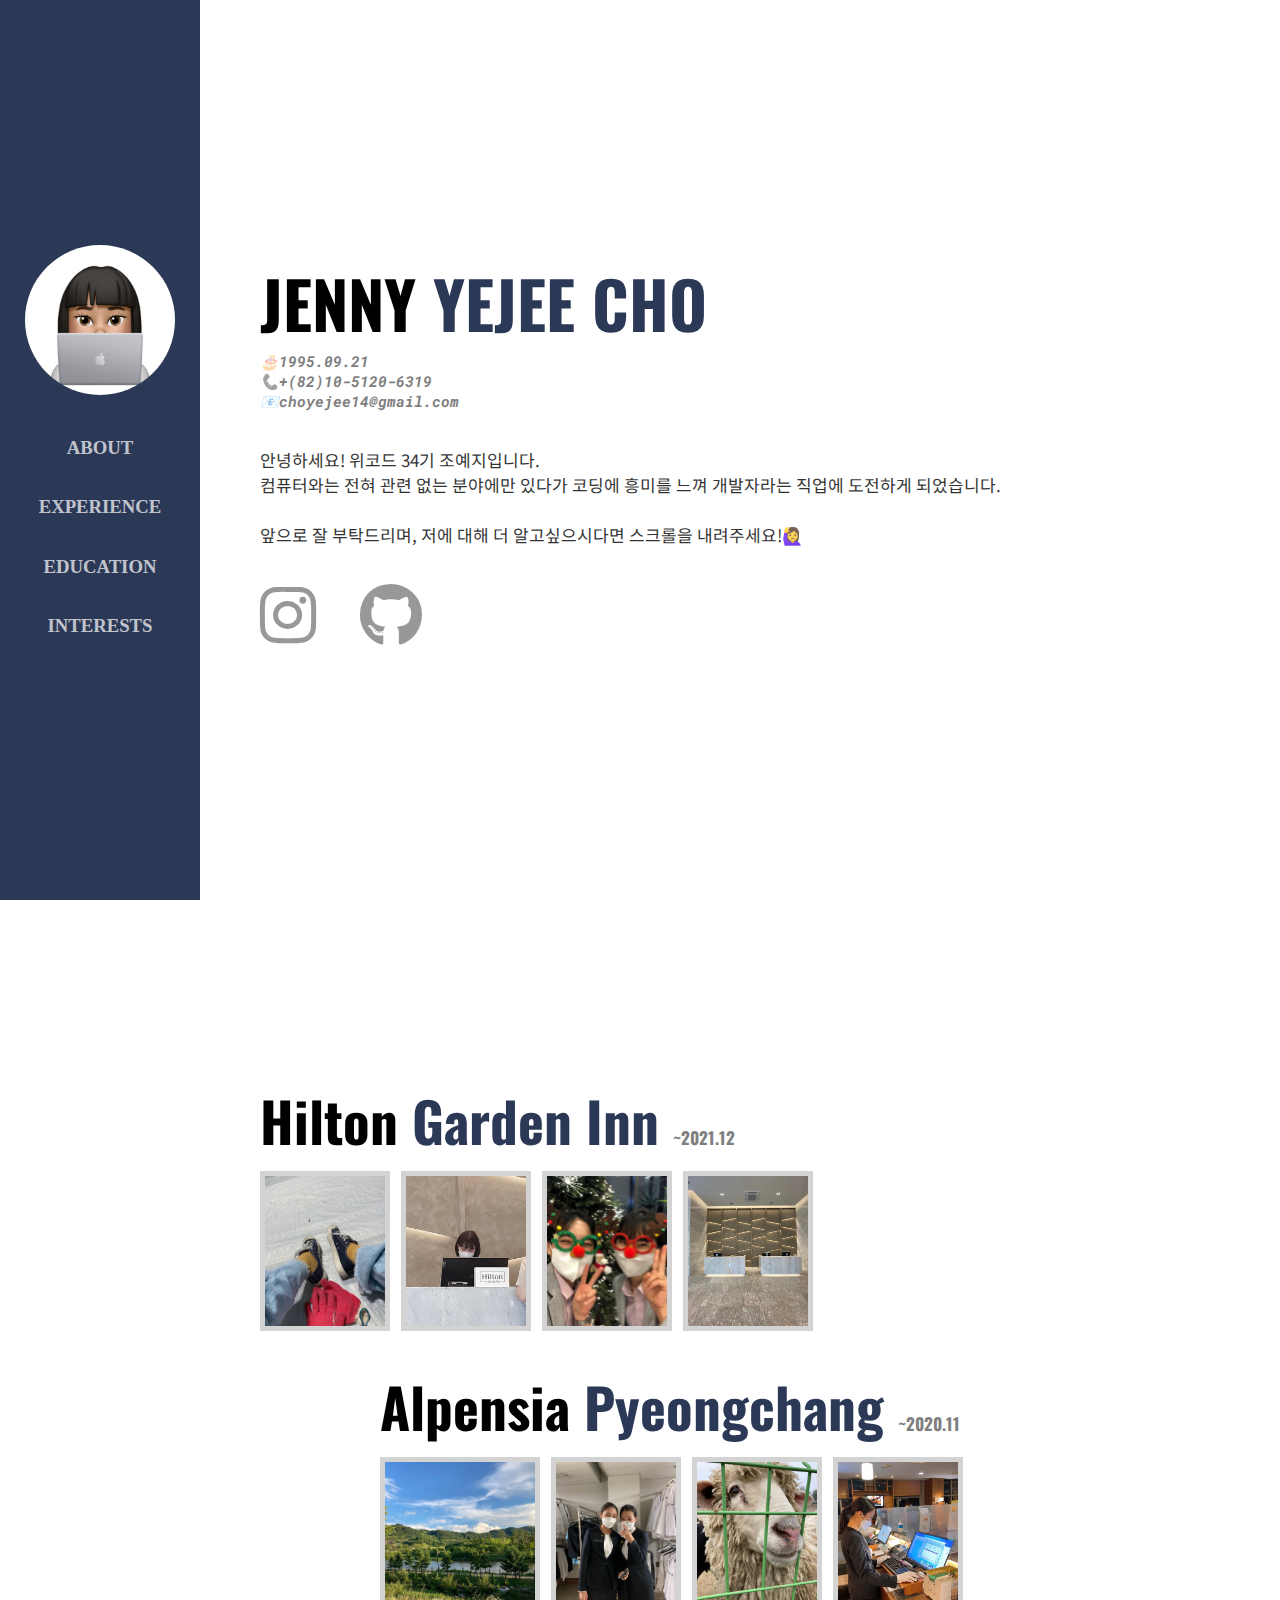
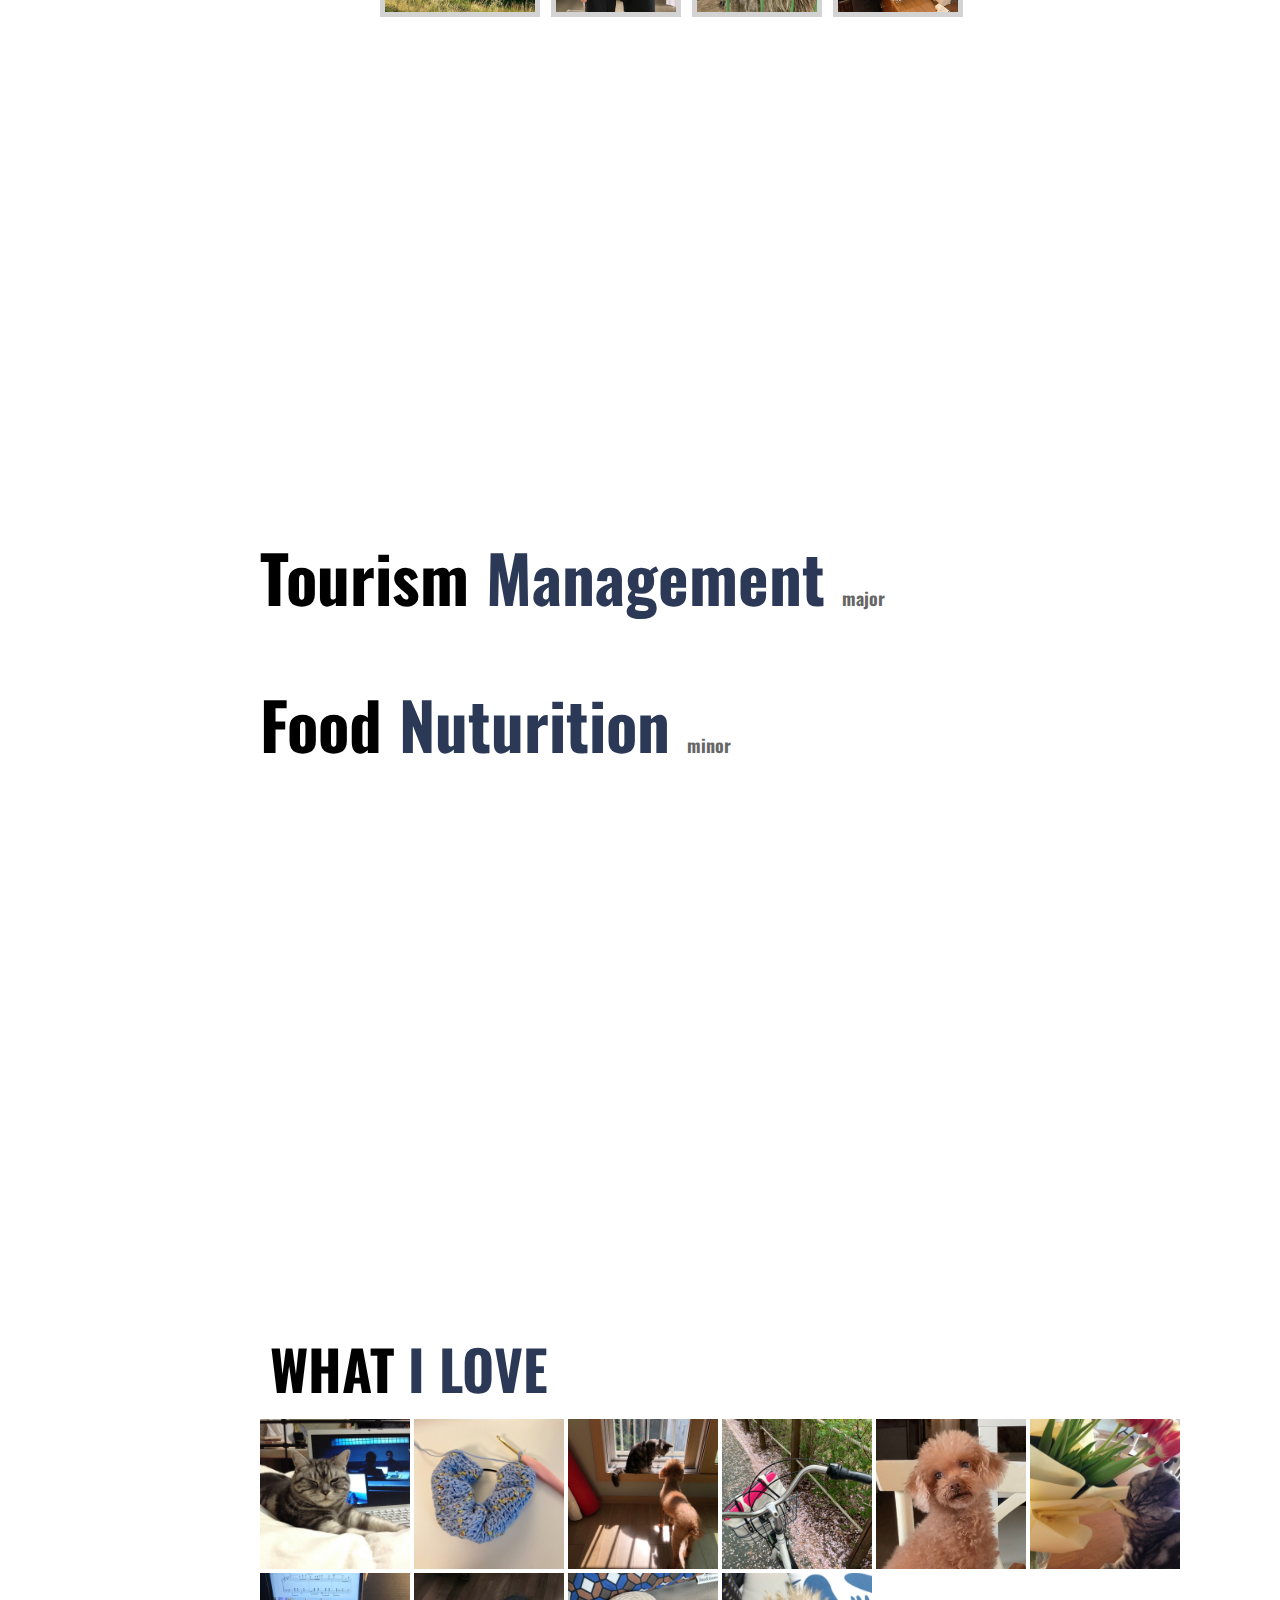
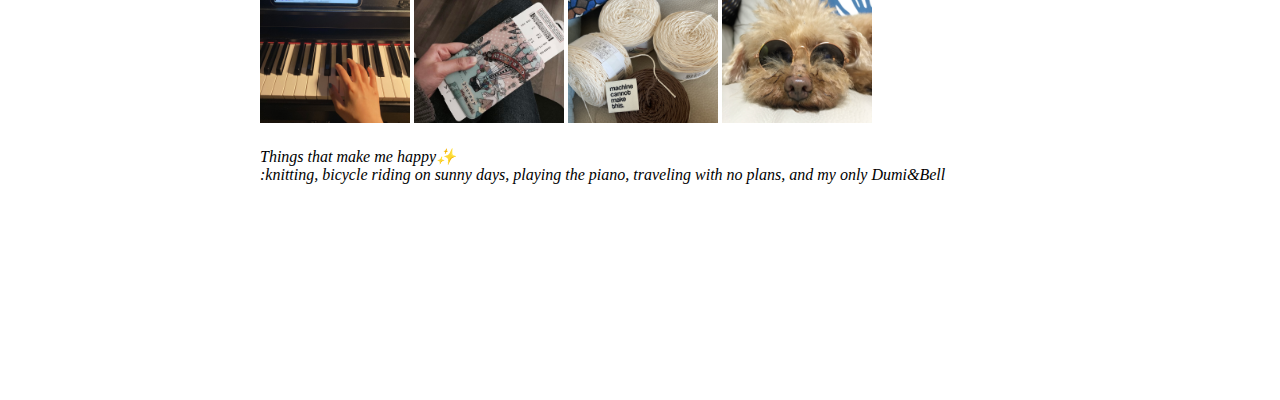
<file: index.html>
<!DOCTYPE html>
<html>
  <head>
    <meta charset="utf-8">
    <!-- CSS 파일 연결 -->
    <link rel="stylesheet" href="style_introduction.css">
    <!-- 폰트 연결-->
    <link rel="stylesheet" href="https://cdnjs.cloudflare.com/ajax/libs/font-awesome/6.1.1/css/all.min.css">
    <link rel="preconnect" href="https://fonts.googleapis.com">
    <link rel="preconnect" href="https://fonts.gstatic.com" crossorigin>
    <link href="https://fonts.googleapis.com/css2?family=Noto+Sans+KR:wght@100;300&family=Oswald:wght@500&family=Roboto+Mono:wght@200&family=Roboto:wght@300&display=swap" rel="stylesheet">
    <!-- js 파일 연결 -->
    <title>About</title>
  </head>


  <body>
    <header>
    </header>
      <nav class="menu-bar">
        <div class = "index">
          <!-- 프로필 이미지 -->
          <div class = "img">
            <img id="porfile-img" src ="images/mimoticon.jpeg">
          </div>
          <br>
          <!-- 목차 내용 -->
          <h3 class="click">ABOUT</h3>
          <h3 class="click">EXPERIENCE</h3>
          <h3 class="click">EDUCATION</h3>
          <h3 class="click">INTERESTS</h3>
        </div>
      </nav>

      <section class="about">
        <!-- 이름 -->
        <header class="name">
          <p><span>JENNY</span>&nbsp<span style="color: #2B3856;">YEJEE CHO</span></p>
          <!-- 연락처 -->
          <div class="contacts">
            <p>🎂1995.09.21</p>
            <p>📞+(82)10-5120-6319</p>
            <p>📧choyejee14@gmail.com</p>
          </div>
        </header>
        <br><br>
        <!-- 소개글 -->
        <article class="main-introduction">
          <p>안녕하세요! 위코드 34기 조예지입니다.<br>
          컴퓨터와는 전혀 관련 없는 분야에만 있다가 코딩에 흥미를 느껴 개발자라는 직업에 도전하게 되었습니다.</p>
          <br>
          <p style="opacity: 1">앞으로 잘 부탁드리며, 저에 대해 더 알고싶으시다면 스크롤을 내려주세요!🙋‍♀️</p>
        </article>
        <br><br>
        <!-- SNS 픽토그램 -->
        <footer class="sns-pictogram">
          <a href='https://instagram.com/dumibell?igshid=YmMyMTA2M2Y='><i class="fa-brands fa-instagram fa-4x"></i></a>
         
          <a href="https://github.com/Dumibell"><i class="fa-brands fa-github fa-4x"></i></a>
        </footer>
      </section>

      <section class="experience">
        <!-- 상단 텍스트 & 사진 -->
        <div class="contents1">
          <p class="title"><span>Hilton</span>&nbsp<span style="color: #2B3856;">Garden Inn</span>&nbsp<span class="year">~2021.12</span></p>
          <img src="images/working.jpg">
          <img src="images/IMG_6066.jpg">
          <img src="images/IMG_9982.jpg">
          <img src="images/IMG_3666.jpg">
        </div>
        <!-- 하단 텍스트 & 사진 -->
        <div class="contents2">
          <p class="title"><span>Alpensia</span>&nbsp<span style="color: #2B3856;">Pyeongchang</span>&nbsp<span class="year">~2020.11</p>
          <img style="width: 150px;" class="photos" src="images/alpen.JPG">
          <img src="images/IMG_9565.jpg">
          <img src="images/sheep.jpeg">
          <img src="images/IMG_9869.jpg">
        </div>
      </section>

      <section class="education">
        <!-- 전공 & 부전공 -->
        <p class="major"><span>Tourism</span>&nbsp<span style="color: #2B3856;">Management</span>&nbsp<span class="comments">major</span></p>

        <p class="major"><span>Food</span>&nbsp<span style="color: #2B3856;">Nuturition</span>&nbsp<span class="comments">minor</span></p>
      </section>

      <section class="interests">
        <header>
        <!-- 제목 -->
        <p style="margin: 10px;" class="whatilove-text"><span>WHAT</span>&nbsp<span style="color: #2B3856;">I LOVE</span><p>
        </header>
        <article>
          <!-- 이미지 -->
          <div class="whatilove-img">
            <img src="images/dumi1.jpg">
            <img src="images/knitting.JPG">
            <img src="images/dumibell.JPG">
            <img src="images/bike.jpeg">
            <img src="images/bell1.jpg">
            <img src="images/dumi2.jpg">
            <img src="images/piano.jpeg">
            <img src="images/passport.jpg">
            <img src="images/thread.JPG">
            <img src="images/bell2.jpg">
          </div>
          <!-- 코멘트 -->
          <p class="comment">Things that make me happy✨<br>
          :knitting, bicycle riding on sunny days, playing the piano, traveling with no plans, and my only Dumi&Bell</p>
        </article>
      </section>
      <script type="text/javascript" src="scroll.js"></script>
  </body>
</html>
</file>
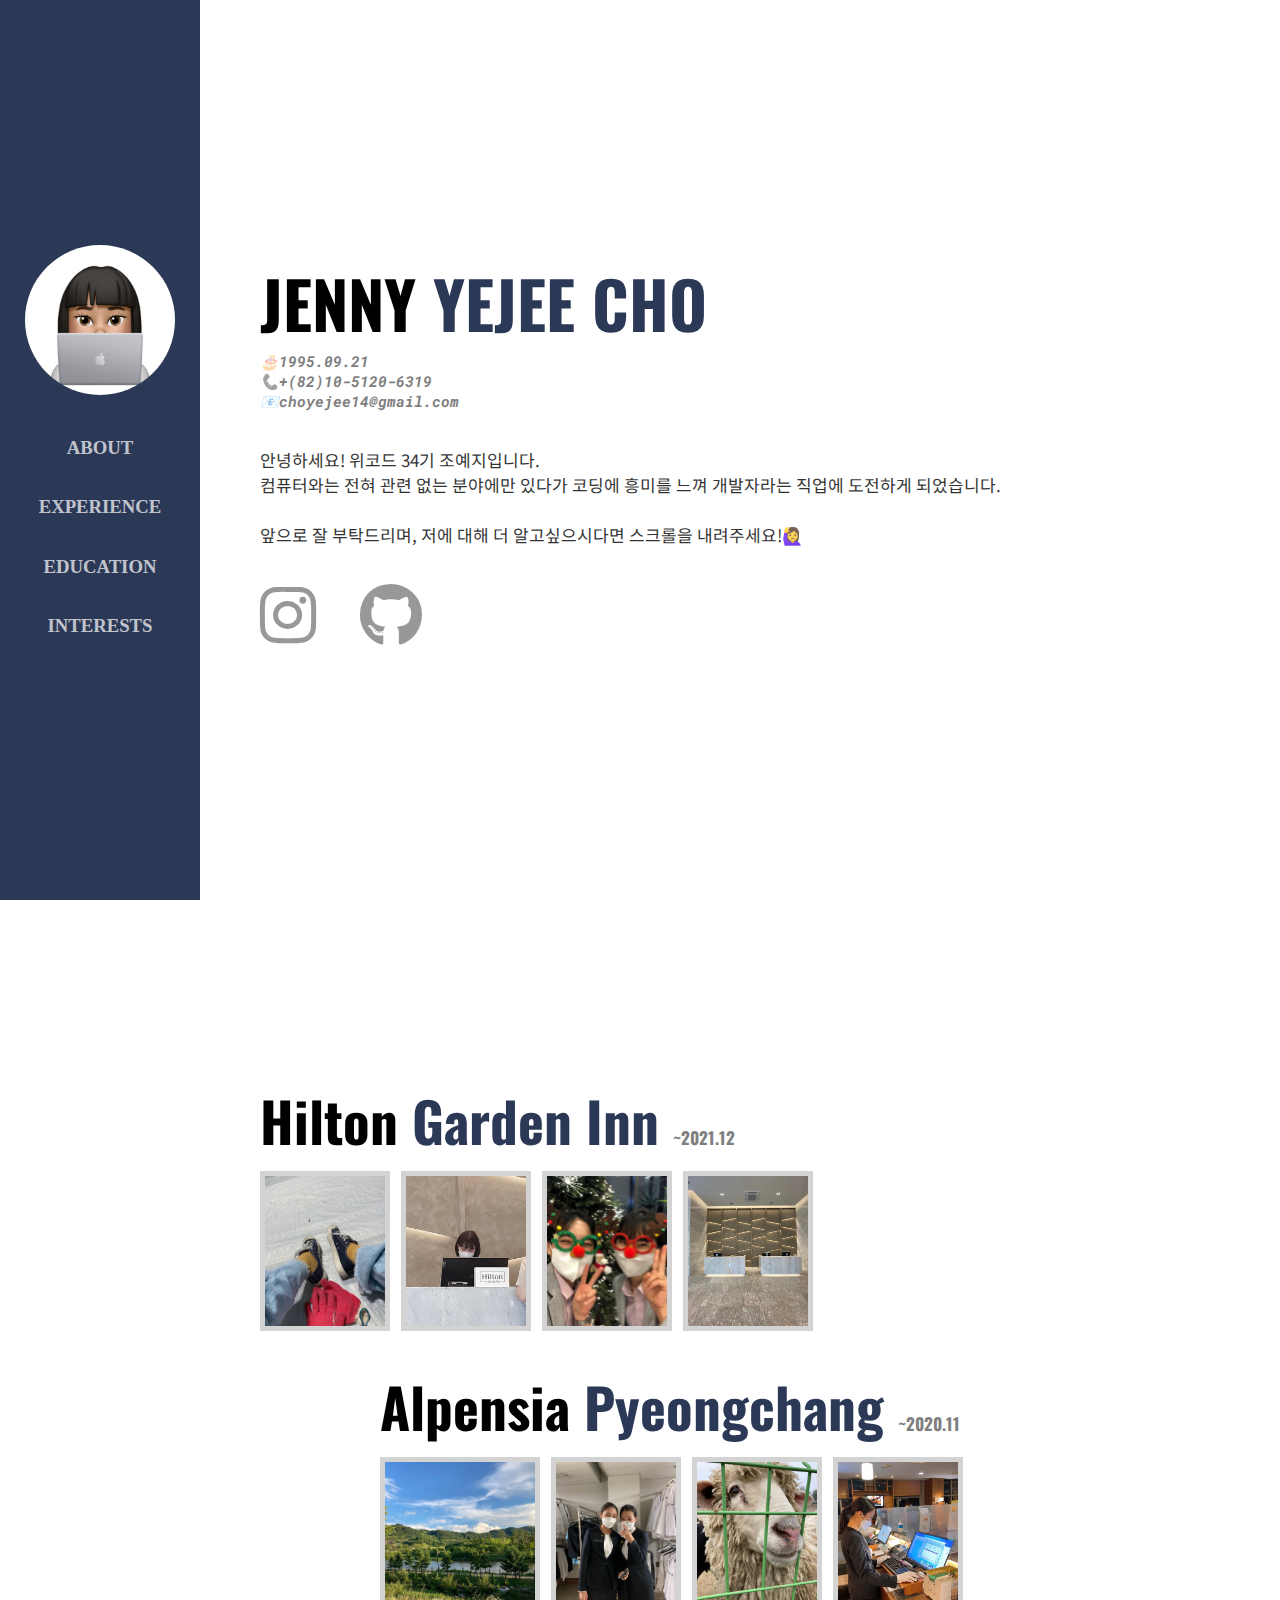
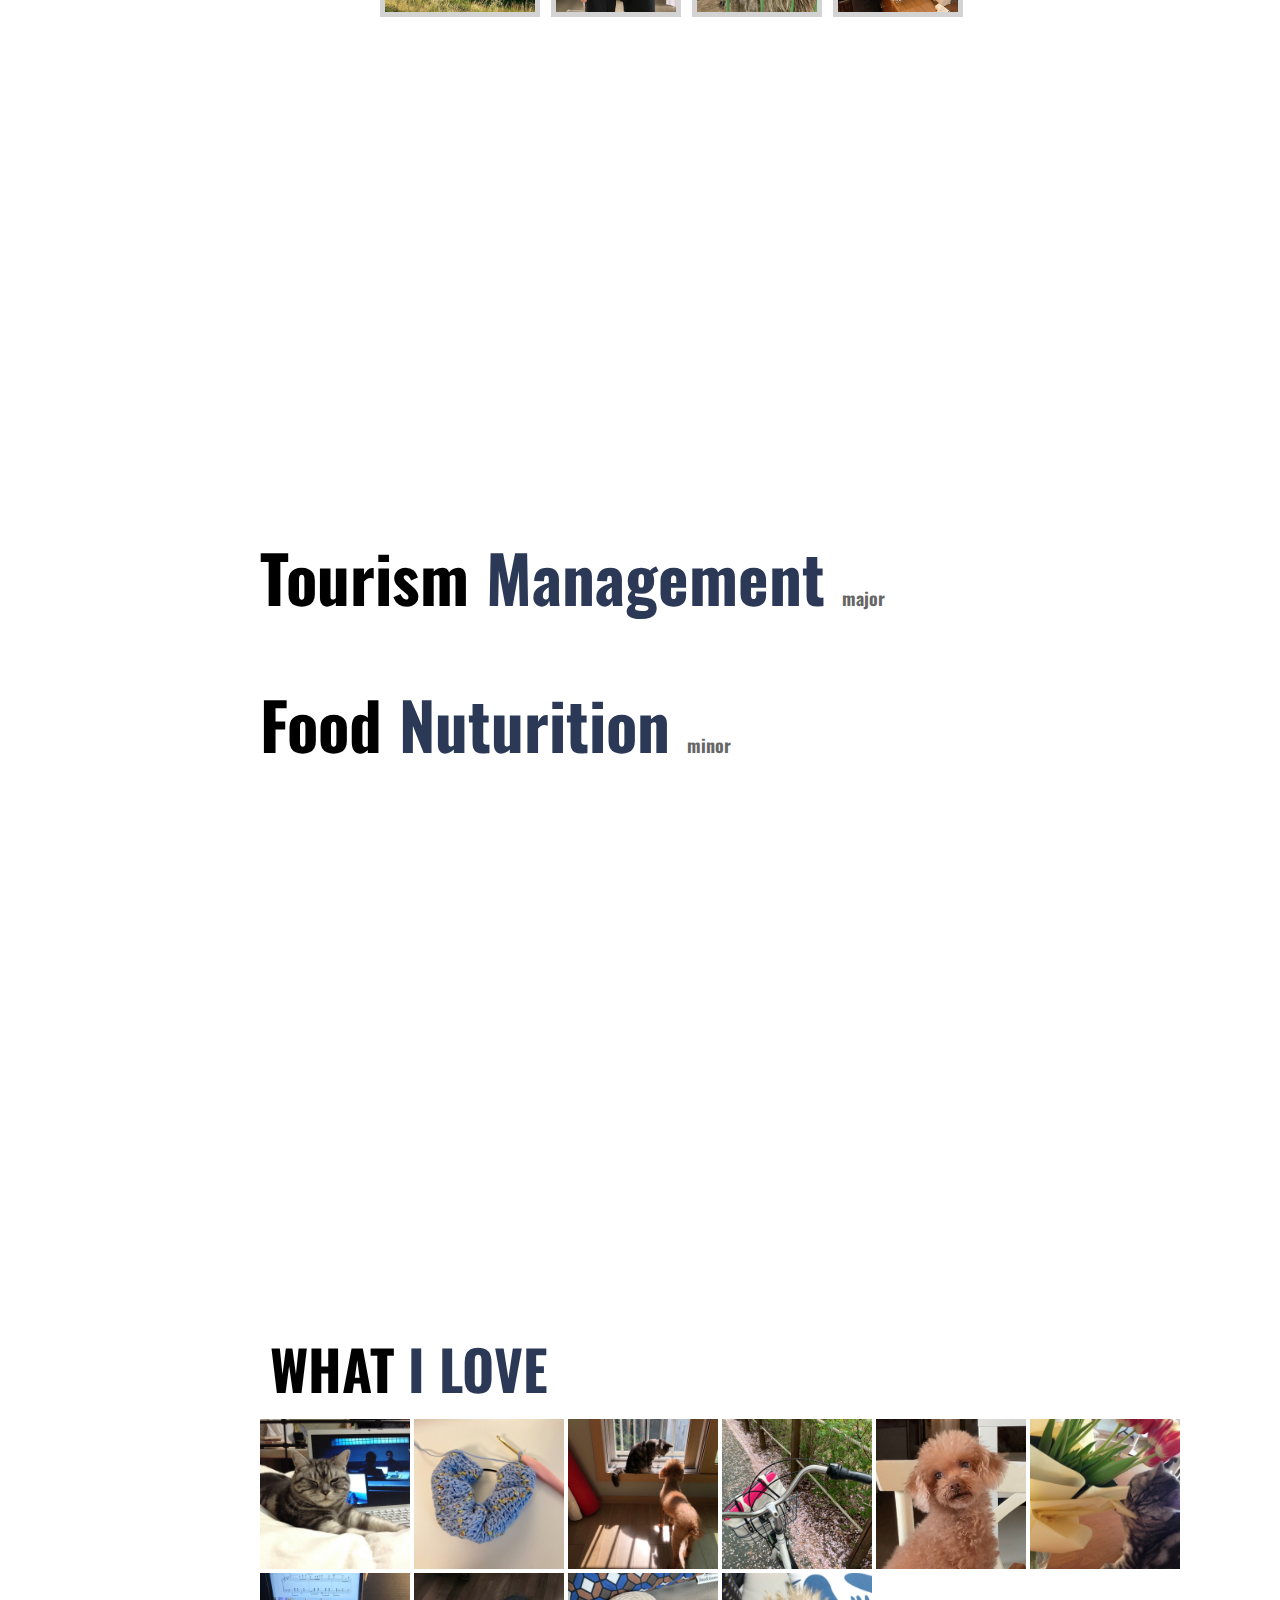
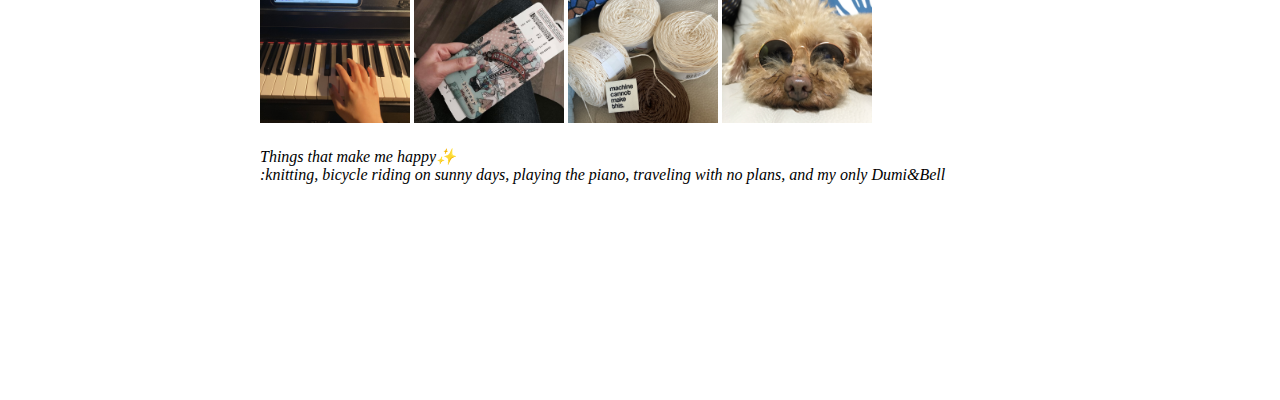
<file: self-introduction 최종/index.html>
<!DOCTYPE html>
<html>
  <head>
    <meta charset="utf-8">
    <!-- CSS 파일 연결 -->
    <link rel="stylesheet" href="style_introduction.css">
    <!-- 폰트 연결-->
    <link rel="stylesheet" href="https://cdnjs.cloudflare.com/ajax/libs/font-awesome/6.1.1/css/all.min.css">
    <link rel="preconnect" href="https://fonts.googleapis.com">
    <link rel="preconnect" href="https://fonts.gstatic.com" crossorigin>
    <link href="https://fonts.googleapis.com/css2?family=Noto+Sans+KR:wght@100;300&family=Oswald:wght@500&family=Roboto+Mono:wght@200&family=Roboto:wght@300&display=swap" rel="stylesheet">
    <title>About</title>
  </head>


  <body>
    <header>
    </header>
      <nav class="menu-bar">
        <div class = "index">
          <!-- 프로필 이미지 -->
          <div class = "img">
            <img id="porfile-img" src ="images/mimoticon.jpeg">
          </div>
          <br>
          <!-- 목차 내용 -->
          <h3 class="click">ABOUT</h3>
          <h3 class="click">EXPERIENCE</h3>
          <h3 class="click">EDUCATION</h3>
          <h3 class="click">INTERESTS</h3>
        </div>
      </nav>

      <section class="about">
        <!-- 이름 -->
        <header class="name">
          <p><span>JENNY</span>&nbsp<span style="color: #2B3856;">YEJEE CHO</span></p>
          <!-- 연락처 -->
          <div class="contacts">
            <p>🎂1995.09.21</p>
            <p>📞+(82)10-5120-6319</p>
            <p>📧choyejee14@gmail.com</p>
          </div>
        </header>
        <br><br>
        <!-- 소개글 -->
        <article class="main-introduction">
          <p>안녕하세요! 위코드 34기 조예지입니다.<br>
          컴퓨터와는 전혀 관련 없는 분야에만 있다가 코딩에 흥미를 느껴 개발자라는 직업에 도전하게 되었습니다.</p>
          <br>
          <p style="opacity: 1">앞으로 잘 부탁드리며, 저에 대해 더 알고싶으시다면 스크롤을 내려주세요!🙋‍♀️</p>
        </article>
        <br><br>
        <!-- SNS 픽토그램 -->
        <footer class="sns-pictogram">
          <a href='https://instagram.com/dumibell?igshid=YmMyMTA2M2Y='><i class="fa-brands fa-instagram fa-4x"></i></a>
          <!-- <a href="https://blog.naver.com/choyejee"><i class="fa-solid fa-blog fa-4x"></i></a> -->
          <a href="https://github.com/Dumibell"><i class="fa-brands fa-github fa-4x"></i></a>
        </footer>
      </section>

      <section class="experience">
        <!-- 상단 텍스트 & 사진 -->
        <div class="contents1">
          <p class="title"><span>Hilton</span>&nbsp<span style="color: #2B3856;">Garden Inn</span>&nbsp<span class="year">~2021.12</span></p>
          <img src="images/working.jpg">
          <img src="images/IMG_6066.jpg">
          <img src="images/IMG_9982.jpg">
          <img src="images/IMG_3666.jpg">
        </div>
        <!-- 하단 텍스트 & 사진 -->
        <div class="contents2">
          <p class="title"><span>Alpensia</span>&nbsp<span style="color: #2B3856;">Pyeongchang</span>&nbsp<span class="year">~2020.11</p>
          <img style="width: 150px;" class="photos" src="images/alpen.JPG">
          <img src="images/IMG_9565.jpg">
          <img src="images/sheep.jpeg">
          <img src="images/IMG_9869.jpg">
        </div>
      </section>

      <section class="education">
        <!-- 전공 & 부전공 -->
        <p class="major"><span>Tourism</span>&nbsp<span style="color: #2B3856;">Management</span>&nbsp<span class="comments">major</span></p>

        <p class="major"><span>Food</span>&nbsp<span style="color: #2B3856;">Nuturition</span>&nbsp<span class="comments">minor</span></p>
      </section>

      <section class="interests">
        <header>
        <!-- 제목 -->
        <p style="margin: 10px;" class="whatilove-text"><span>WHAT</span>&nbsp<span style="color: #2B3856;">I LOVE</span><p>
        </header>
        <article>
          <!-- 이미지 -->
          <div class="whatilove-img">
            <img src="images/dumi1.jpg">
            <img src="images/knitting.JPG">
            <img src="images/dumibell.JPG">
            <img src="images/bike.jpeg">
            <img src="images/bell1.jpg">
            <img src="images/dumi2.jpg">
            <img src="images/piano.jpeg">
            <img src="images/passport.jpg">
            <img src="images/thread.JPG">
            <img src="images/bell2.jpg">
          </div>
          <!-- 코멘트 -->
          <p class="comment">Things that make me happy✨<br>
          :knitting, bicycle riding on sunny days, playing the piano, traveling with no plans, and my only Dumi&Bell</p>
        </article>
      </section>
      <!-- js 파일 연결 -->
      <script type="text/javascript" src="scroll.js"></script>
  </body>
</html>
</file>
<file: style_introduction.css>
body {
  margin: 0;
}
/*.container {
  height: 800px;
  display: flex;
  flex-direction: column;
  flex-shrink: 0;
}*/

/* 프로필 이미지 */
.img {
  justify-content: center;
}
#porfile-img {
width: 150px;
height: 150px;
border: 1px solid #2B3856;
transform: scale(1); /* 이미지 사이즈 고정 */
border-radius: 70%
}

.menu-bar {
  position: fixed;
  border: 0;
  background-color: #2B3856;
  display: block;
  width: 200px;
  height: 100vh;
  display: flex;
  align-items: center;
  justify-content: center;
}

.index {
  text-align: center;
  display: flex;
  flex-direction: column;
}
/* 목차 */
.index h3 {
  color: white;
  opacity: 0.7;
  text-decoration: none;
  cursor: pointer;
}
/* 목차 각 항목 반응형 커서 */
.index h3:hover {
  font-size: 1.1em;
  opacity: 1;
  text-shadow: 0.7px 0.7px 0.7px #000;
}
section {
  margin-left: 260px;
  height: 100vh;
  display: flex;
  flex-direction: column;
  justify-content: center;
}
p {
  margin: 0;
}


/* ABOUT part*/

.name {
  font-size: 65px;
  font-weight: 900;
  font-family: 'Oswald', sans-serif;
}
.contacts {
  font-size: 15px;
  opacity: 0.5;
  font-family: 'Roboto Mono', monospace;
  font-style: italic;
}
.main-introduction {
  font-size: 17px;
  font-family: 'Noto Sans KR', sans-serif;
  opacity: 0.8;
}
/* sns 픽토그램 */
.fa-brands {
  color: black;
  opacity: 0.4
}
.fa-solid {
  color: black;
  opacity: 0.4
}
.sns-pictogram i {
  margin-right: 40px;
}
/*픽토그램 반응형 커서*/
footer i:hover {
  transform: translate(0, -3px);
}


/* EXPERIENCE part */

.experience img {
  margin-right: 7px;
  margin-top:10px;
  border: 5px;
  border-style: solid;
  border-color: lightgray;
  border-image-outset: 10px;
  width: 120px;
  height: 150px;
  transition: all 0.3s ease-in-out;
}
/* 커서 올릴 시 이미지 크게(모든 이미지 파일에 적용) */
img:hover {
  transform: scale(1.7);
  -webkit-transform: scale(1.7); /* 크롬 */
  -moz-transform: scale(1.7); /* 파이어폭스 */
  -o-transform: scale(1.7); /* 오페라 */
  z-index: 1;
  align-items: center;
}
.experience p{
  font-size: 55px;
  font-weight: 700;
  font-family: 'Oswald', sans-serif;
}
/* for layout */
.contents1 {
  width: 700px;
}
.contents2 {
  width: 700px;
  margin-left: 120px;
  margin-top: 30px;
}
/* 일한 기간 */
.year {
  font-family: 'Oswald', sans-serif;
  font-size: 17px;
  opacity: 0.5;
}



/* EDUCATION part */
.major {
  font-size: 65px;
  font-weight: 700;
  margin-top:25px;
  margin-bottom:25px;
  font-family: 'Oswald', sans-serif;
}
.comments {
  font-family: 'Oswald', sans-serif;
  font-size: 18px;
  opacity: 0.6;
}

/* INTERESTS part */
.whatilove-text {
  font-size: 55px;
  font-weight: 700;
  font-family: 'Oswald', sans-serif;
}
.whatilove-img {
  margin-bottom: 20px;
}
.whatilove-img img {
  width:150px;
  height: 150px;
  transition: all 0.3s ease-in-out;
}
/* 하단 코멘트 */
.interests .comment {
  font-size: 16px;
  font-style: italic;
}
</file>
<file: self-introduction 최종/style_introduction.css>
body {
  margin: 0;
}

/* 프로필 이미지 */
.img {
  justify-content: center;
}
#porfile-img {
width: 150px;
height: 150px;
border: 1px solid #2B3856;
transform: scale(1); /* 이미지 사이즈 고정 */
border-radius: 70%
}

.menu-bar {
  position: fixed;
  border: 0;
  background-color: #2B3856;
  display: block;
  width: 200px;
  height: 100vh;
  display: flex;
  align-items: center;
  justify-content: center;
}

.index {
  text-align: center;
  display: flex;
  flex-direction: column;
}
/* 목차 */
.index h3 {
  color: white;
  opacity: 0.7;
  text-decoration: none;
  cursor: pointer;
}
/* 목차 각 항목 반응형 커서 */
.index h3:hover {
  font-size: 1.1em;
  opacity: 1;
  text-shadow: 0.7px 0.7px 0.7px #000;
}
section {
  margin-left: 260px;
  height: 100vh;
  display: flex;
  flex-direction: column;
  justify-content: center;
}
p {
  margin: 0;
}


/* ABOUT part*/

.name {
  font-size: 65px;
  font-weight: 900;
  font-family: 'Oswald', sans-serif;
}
.contacts {
  font-size: 15px;
  opacity: 0.5;
  font-family: 'Roboto Mono', monospace;
  font-style: italic;
}
.main-introduction {
  font-size: 17px;
  font-family: 'Noto Sans KR', sans-serif;
  opacity: 0.8;
}
/* sns 픽토그램 */
.fa-brands {
  color: black;
  opacity: 0.4
}
.fa-solid {
  color: black;
  opacity: 0.4
}
.sns-pictogram i {
  margin-right: 40px;
}
/*픽토그램 반응형 커서*/
footer i:hover {
  transform: translate(0, -3px);
}


/* EXPERIENCE part */

.experience img {
  margin-right: 7px;
  margin-top:10px;
  border: 5px;
  border-style: solid;
  border-color: lightgray;
  border-image-outset: 10px;
  width: 120px;
  height: 150px;
  transition: all 0.3s ease-in-out;
}
/* 커서 올릴 시 이미지 크게(모든 이미지 파일에 적용) */
img:hover {
  transform: scale(1.7);
  -webkit-transform: scale(1.7); /* 크롬 */
  -moz-transform: scale(1.7); /* 파이어폭스 */
  -o-transform: scale(1.7); /* 오페라 */
  z-index: 1;
  align-items: center;
}
.experience p{
  font-size: 55px;
  font-weight: 700;
  font-family: 'Oswald', sans-serif;
}
/* for layout */
.contents1 {
  width: 700px;
}
.contents2 {
  width: 700px;
  margin-left: 120px;
  margin-top: 30px;
}
/* 일한 기간 */
.year {
  font-family: 'Oswald', sans-serif;
  font-size: 17px;
  opacity: 0.5;
}



/* EDUCATION part */
.major {
  font-size: 65px;
  font-weight: 700;
  margin-top:25px;
  margin-bottom:25px;
  font-family: 'Oswald', sans-serif;
}
.comments {
  font-family: 'Oswald', sans-serif;
  font-size: 18px;
  opacity: 0.6;
}

/* INTERESTS part */
.whatilove-text {
  font-size: 55px;
  font-weight: 700;
  font-family: 'Oswald', sans-serif;
}
.whatilove-img {
  margin-bottom: 20px;
}
.whatilove-img img {
  width:150px;
  height: 150px;
  transition: all 0.3s ease-in-out;
}
/* 하단 코멘트 */
.interests .comment {
  font-size: 16px;
  font-style: italic;
}
</file>
